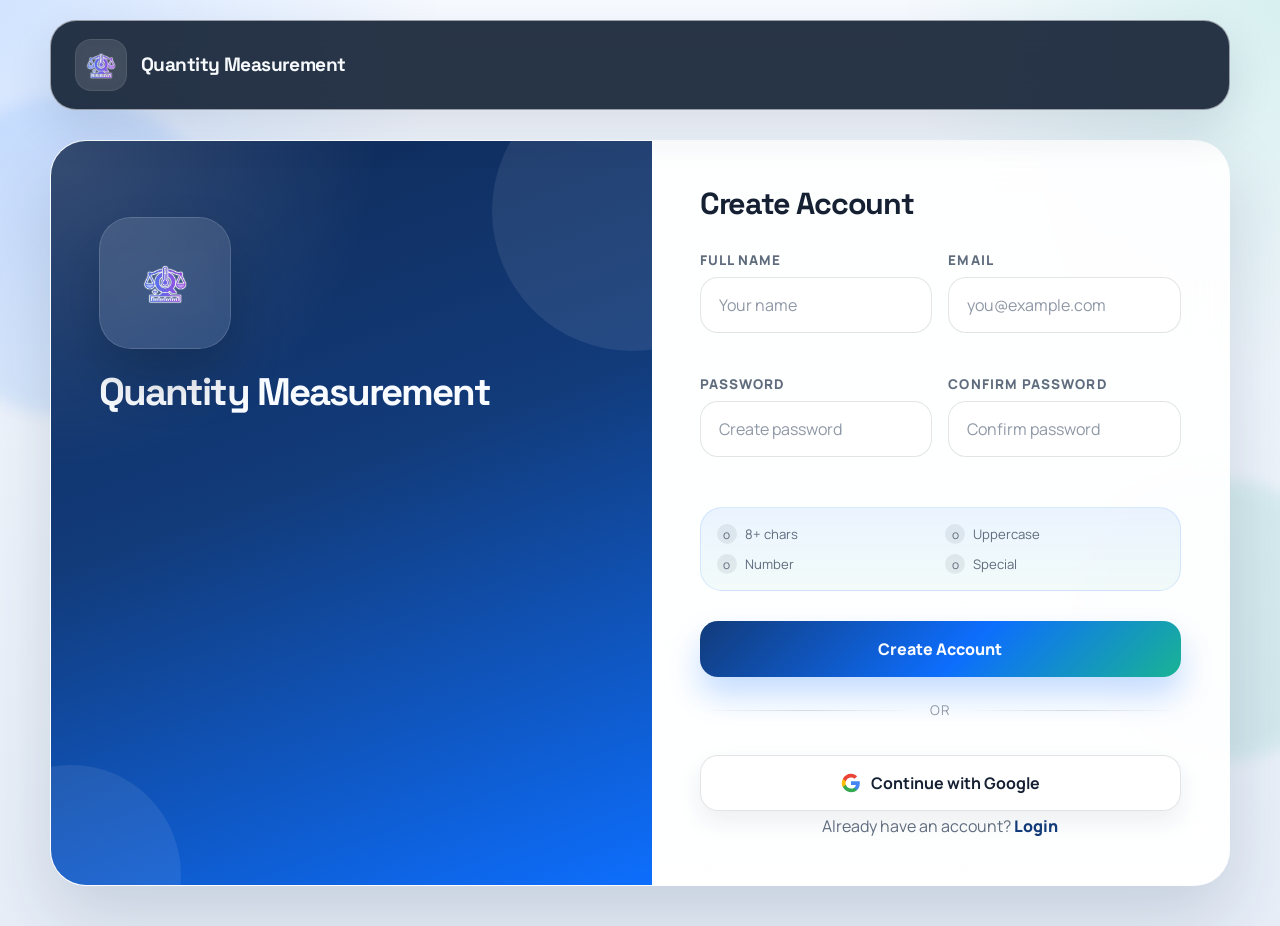
<file: pages/index.html>
<!DOCTYPE html>
<html lang="en">
<head>
    <meta charset="UTF-8">
    <meta name="viewport" content="width=device-width, initial-scale=1.0">
    <title>Quantity Measurement - Sign Up</title>
    <link rel="icon" type="image/png" href="../images/favicon.png">
    <link rel="preconnect" href="https://fonts.googleapis.com">
    <link rel="preconnect" href="https://fonts.gstatic.com" crossorigin>
    <link href="https://fonts.googleapis.com/css2?family=Manrope:wght@400;500;600;700;800&family=Space+Grotesk:wght@500;700&display=swap" rel="stylesheet">
    <link rel="stylesheet" href="../css/styles.css">
    <!-- Google OAuth Script -->
    <script src="https://accounts.google.com/gsi/client" async defer></script>
</head>
<body>
    <!-- Header -->
    <header class="header">
        <div class="header-brand">
            <img src="../images/favicon.png" alt="Logo" class="header-logo">
            <h1>Quantity Measurement</h1>
        </div>
    </header>

    <!-- Register Section -->
    <main class="auth-page">
        <div class="auth-wrapper">
            <!-- Left Side - Logo Branding (Desktop) -->
            <div class="auth-branding">
                <div class="branding-content logo-centered">
                    <img src="../images/logo-white.png" alt="Quantity Measurement Logo" class="auth-logo">
                    <h2 class="app-name">Quantity Measurement</h2>
                </div>
            </div>

            <!-- Right Side - Form -->
            <div class="auth-form-container">
                <div class="auth-form-header">
                    <h2>Create Account</h2>
                </div>

                <!-- Messages -->
                <div class="error-message" id="errorMessage"></div>
                <div class="success-message" id="successMessage"></div>

                <form class="auth-form" id="registerForm">
                    <div class="form-row-inline">
                        <div class="form-group">
                            <label for="fullName">Full Name</label>
                            <input type="text" id="fullName" placeholder="Your name" required>
                            <span class="field-error" id="nameError"></span>
                        </div>
                        <div class="form-group">
                            <label for="email">Email</label>
                            <input type="email" id="email" placeholder="you@example.com" required>
                            <span class="field-error" id="emailError"></span>
                        </div>
                    </div>

                    <div class="form-row-inline">
                        <div class="form-group">
                            <label for="password">Password</label>
                            <input type="password" id="password" placeholder="Create password" required>
                            <span class="field-error" id="passwordError"></span>
                        </div>
                        <div class="form-group">
                            <label for="confirmPassword">Confirm Password</label>
                            <input type="password" id="confirmPassword" placeholder="Confirm password" required>
                            <span class="field-error" id="confirmError"></span>
                        </div>
                    </div>

                    <div class="password-requirements" id="passwordRequirements">
                        <span class="requirement" id="reqLength"><span class="req-icon">o</span> 8+ chars</span>
                        <span class="requirement" id="reqUppercase"><span class="req-icon">o</span> Uppercase</span>
                        <span class="requirement" id="reqNumber"><span class="req-icon">o</span> Number</span>
                        <span class="requirement" id="reqSpecial"><span class="req-icon">o</span> Special</span>
                    </div>

                    <button type="submit" class="btn-auth">Create Account</button>
                </form>

                <!-- Divider -->
                <div class="auth-divider"><span>or</span></div>

                <!-- Google Signup Button -->
                <div id="googleButtonContainer"></div>
                <button type="button" class="btn-google" id="googleSignupBtn" style="display: none;">
                    <svg class="google-icon" viewBox="0 0 24 24" width="20" height="20">
                        <path fill="#4285F4" d="M22.56 12.25c0-.78-.07-1.53-.2-2.25H12v4.26h5.92c-.26 1.37-1.04 2.53-2.21 3.31v2.77h3.57c2.08-1.92 3.28-4.74 3.28-8.09z"/>
                        <path fill="#34A853" d="M12 23c2.97 0 5.46-.98 7.28-2.66l-3.57-2.77c-.98.66-2.23 1.06-3.71 1.06-2.86 0-5.29-1.93-6.16-4.53H2.18v2.84C3.99 20.53 7.7 23 12 23z"/>
                        <path fill="#FBBC05" d="M5.84 14.09c-.22-.66-.35-1.36-.35-2.09s.13-1.43.35-2.09V7.07H2.18C1.43 8.55 1 10.22 1 12s.43 3.45 1.18 4.93l2.85-2.22.81-.62z"/>
                        <path fill="#EA4335" d="M12 5.38c1.62 0 3.06.56 4.21 1.64l3.15-3.15C17.45 2.09 14.97 1 12 1 7.7 1 3.99 3.47 2.18 7.07l3.66 2.84c.87-2.6 3.3-4.53 6.16-4.53z"/>
                    </svg>
                    Continue with Google
                </button>

                <div class="auth-footer">
                    Already have an account? <a href="login.html">Login</a>
                </div>
            </div>
        </div>
    </main>

    <script>
        // ===========================================
        // CONFIGURATION
        // ===========================================

        const GOOGLE_CLIENT_ID = '796669911493-bbvjkhcm9a4slbv1nuekf448qkffhfb6.apps.googleusercontent.com';
        const API_BASE_URL = 'http://localhost:8080';

        // Check if already logged in
        const currentUser = JSON.parse(localStorage.getItem('currentUser'));
        if (currentUser) {
            window.location.href = 'app.html';
        }

        // ===========================================
        // HELPER FUNCTIONS
        // ===========================================

        function isValidEmail(email) {
            const emailRegex = /^[^\s@]+@[^\s@]+\.[^\s@]+$/;
            return emailRegex.test(email);
        }

        function showError(message) {
            errorMessage.textContent = message;
            errorMessage.classList.add('show');
        }

        function showSuccess(message) {
            successMessage.textContent = message;
            successMessage.classList.add('show');
        }

        // ===========================================
        // PASSWORD VALIDATION
        // ===========================================

        const passwordInput = document.getElementById('password');
        const reqLength = document.getElementById('reqLength');
        const reqUppercase = document.getElementById('reqUppercase');
        const reqNumber = document.getElementById('reqNumber');
        const reqSpecial = document.getElementById('reqSpecial');

        function checkPasswordRequirements(password) {
            const requirements = {
                length: password.length >= 8,
                uppercase: /[A-Z]/.test(password),
                number: /[0-9]/.test(password),
                special: /[!@#$%^&*(),.?":{}|<>]/.test(password)
            };

            updateRequirement(reqLength, requirements.length);
            updateRequirement(reqUppercase, requirements.uppercase);
            updateRequirement(reqNumber, requirements.number);
            updateRequirement(reqSpecial, requirements.special);

            return requirements.length && requirements.uppercase && requirements.number && requirements.special;
        }

        function updateRequirement(element, isValid) {
            if (isValid) {
                element.classList.add('valid');
                element.querySelector('.req-icon').textContent = 'OK';
            } else {
                element.classList.remove('valid');
                element.querySelector('.req-icon').textContent = 'o';
            }
        }

        passwordInput.addEventListener('input', function() {
            checkPasswordRequirements(this.value);
            document.getElementById('passwordError').textContent = '';
            document.getElementById('errorMessage').classList.remove('show');
        });

        // ===========================================
        // DOM ELEMENTS
        // ===========================================

        const registerForm = document.getElementById('registerForm');
        const errorMessage = document.getElementById('errorMessage');
        const successMessage = document.getElementById('successMessage');
        const googleSignupBtn = document.getElementById('googleSignupBtn');

        // Clear errors on input
        document.getElementById('fullName').addEventListener('input', () => {
            document.getElementById('nameError').textContent = '';
            errorMessage.classList.remove('show');
        });

        document.getElementById('email').addEventListener('input', () => {
            document.getElementById('emailError').textContent = '';
            errorMessage.classList.remove('show');
        });

        document.getElementById('confirmPassword').addEventListener('input', () => {
            document.getElementById('confirmError').textContent = '';
            errorMessage.classList.remove('show');
        });

        // ===========================================
        // NORMAL REGISTRATION
        // ===========================================

        registerForm.addEventListener('submit', function(e) {
            e.preventDefault();

            const fullName = document.getElementById('fullName').value.trim();
            const email = document.getElementById('email').value.trim();
            const password = document.getElementById('password').value;
            const confirmPassword = document.getElementById('confirmPassword').value;

            // Reset messages
            errorMessage.classList.remove('show');
            successMessage.classList.remove('show');
            document.getElementById('nameError').textContent = '';
            document.getElementById('emailError').textContent = '';
            document.getElementById('passwordError').textContent = '';
            document.getElementById('confirmError').textContent = '';

            let isValid = true;

            // Validate name
            if (!fullName) {
                document.getElementById('nameError').textContent = 'Required';
                isValid = false;
            }

            // Validate email
            if (!email) {
                isValid = false;
            } else if (!isValidEmail(email)) {
                document.getElementById('emailError').textContent = 'Invalid email';
                isValid = false;
            }

            // Validate password
            if (!password) {
                document.getElementById('passwordError').textContent = 'Required';
                isValid = false;
            } else if (!checkPasswordRequirements(password)) {
                document.getElementById('passwordError').textContent = 'Does not meet requirements';
                isValid = false;
            }

            // Validate confirm password
            if (!confirmPassword) {
                document.getElementById('confirmError').textContent = 'Required';
                isValid = false;
            } else if (password !== confirmPassword) {
                document.getElementById('confirmError').textContent = 'Passwords do not match';
                isValid = false;
            }

            if (!isValid) return;

            // Show loading state
            const submitBtn = registerForm.querySelector('button[type="submit"]');
            const originalText = submitBtn.textContent;
            submitBtn.textContent = 'Creating Account...';
            submitBtn.disabled = true;

            // Call backend API for registration
            fetch(`${API_BASE_URL}/api/v1/auth/register`, {
                method: 'POST',
                headers: { 'Content-Type': 'application/json' },
                body: JSON.stringify({ fullName, email, password })
            })
            .then(res => {
                if (!res.ok) {
                    return res.json().then(data => {
                        throw new Error(data.message || 'Registration failed');
                    });
                }
                return res.json();
            })
            .then(data => {
                submitBtn.textContent = originalText;
                submitBtn.disabled = false;

                if (data.token) {
                    localStorage.setItem('currentUser', JSON.stringify(data.user));
                    localStorage.setItem('token', data.token);
                    showSuccess('Account created! Redirecting...');
                    setTimeout(() => {
                        window.location.href = 'app.html';
                    }, 1000);
                } else {
                    showError(data.message || 'Registration failed');
                }
            })
            .catch(err => {
                submitBtn.textContent = originalText;
                submitBtn.disabled = false;
                console.error('Registration error:', err);

                if (err.message.includes('Failed to fetch')) {
                    showError('Cannot connect to server. Is backend running on localhost:8080?');
                } else {
                    showError(err.message || 'Server error. Please try again.');
                }
            });
        });

        // ===========================================
        // GOOGLE SIGNUP
        // ===========================================

        window.onload = function() {
            if (typeof google !== 'undefined') {
                google.accounts.id.initialize({
                    client_id: GOOGLE_CLIENT_ID,
                    callback: handleGoogleResponse
                });

                // Render Google's official button
                google.accounts.id.renderButton(
                    document.getElementById('googleButtonContainer'),
                    {
                        type: 'standard',
                        theme: 'outline',
                        size: 'large',
                        text: 'continue_with',
                        shape: 'rectangular',
                        width: '100%'
                    }
                );
                console.log('Google Sign-Up button rendered');
            } else {
                console.warn('Google API not loaded');
                document.getElementById('googleSignupBtn').style.display = 'flex';
            }
        };

        // Handle Google response - send to backend
        function handleGoogleResponse(response) {
            const idToken = response.credential;
            console.log('Google token received, sending to backend...');

            // Send token to backend API
            fetch(`${API_BASE_URL}/api/v1/auth/google-login`, {
                method: 'POST',
                headers: { 'Content-Type': 'application/json' },
                body: JSON.stringify({ token: idToken })
            })
            .then(res => {
                console.log('Backend response status:', res.status);
                if (!res.ok) {
                    return res.text().then(text => {
                        throw new Error(`Backend error ${res.status}: ${text}`);
                    });
                }
                return res.json();
            })
            .then(data => {
                console.log('Backend response:', data);
                if (data.token) {
                    localStorage.setItem('currentUser', JSON.stringify(data.user || parseJwt(idToken)));
                    localStorage.setItem('token', data.token);
                    showSuccess('Account created! Redirecting...');
                    setTimeout(() => {
                        window.location.href = 'app.html';
                    }, 1000);
                } else {
                    showError(data.message || 'Google signup failed');
                }
            })
            .catch(err => {
                console.error('Google signup error:', err);
                if (err.message.includes('Failed to fetch')) {
                    showError('Cannot connect to backend. Is it running?');
                } else {
                    showError(err.message || 'Server error. Please try again.');
                }
            });
        }

        // Decode JWT token
        function parseJwt(token) {
            try {
                const base64Url = token.split('.')[1];
                const base64 = base64Url.replace(/-/g, '+').replace(/_/g, '/');
                return JSON.parse(decodeURIComponent(
                    atob(base64).split('').map(c =>
                        '%' + ('00' + c.charCodeAt(0).toString(16)).slice(-2)
                    ).join('')
                ));
            } catch (e) {
                return null;
            }
        }
    </script>
</body>
</html>
</file>
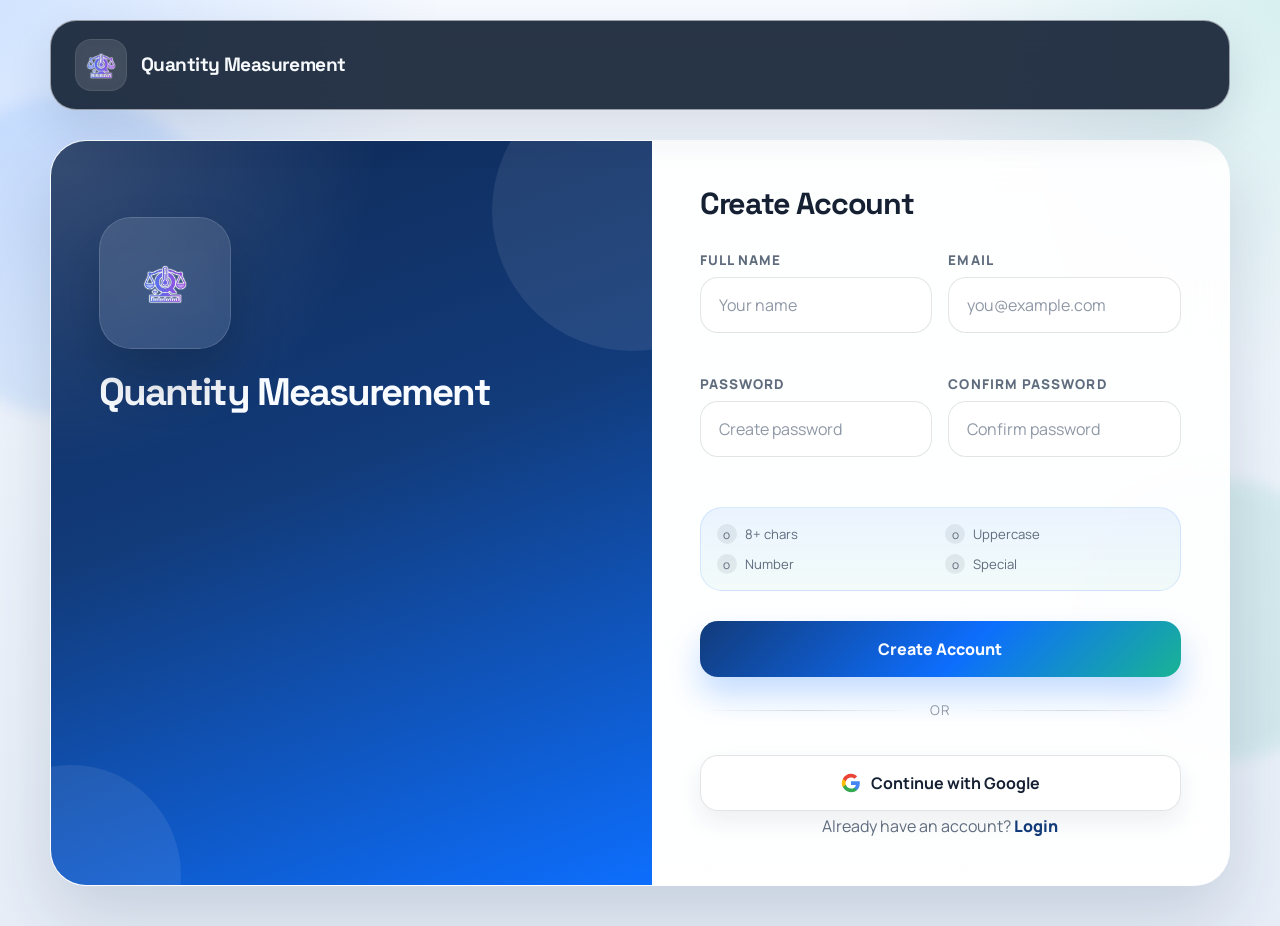
<file: pages/app.html>
<!DOCTYPE html>
<html lang="en">
<head>
    <meta charset="UTF-8">
    <meta name="viewport" content="width=device-width, initial-scale=1.0">
    <title>Quantity Measurement</title>
    <link rel="icon" type="image/png" href="../images/favicon.png">
    <link rel="preconnect" href="https://fonts.googleapis.com">
    <link rel="preconnect" href="https://fonts.gstatic.com" crossorigin>
    <link href="https://fonts.googleapis.com/css2?family=Manrope:wght@400;500;600;700;800&family=Space+Grotesk:wght@500;700&display=swap" rel="stylesheet">
    <link rel="stylesheet" href="../css/styles.css">
</head>
<body>
    <script>
        const currentUser = JSON.parse(localStorage.getItem('currentUser'));
        if (!currentUser) {
            window.location.href = 'index.html';
        }
    </script>

    <header class="header">
        <div class="header-brand">
            <img src="../images/favicon.png" alt="Logo" class="header-logo">
            <h1>
                <span class="full-title">Quantity Measurement</span>
                <span class="short-title">QM App</span>
            </h1>
        </div>
        <nav class="nav" id="authNav">
            <span class="nav-user" id="userName">User</span>
            <a href="#" class="nav-link" onclick="logout()">
                <span class="logout-text">Logout</span>
                <span class="logout-icon">Exit</span>
            </a>
        </nav>
    </header>

    <main class="main-content">
        <section class="dashboard-hero">
            <div class="hero-grid">
                <div class="hero-content">
                    <h2>Quantity Measurement</h2>
                </div>
            </div>
        </section>

        <div class="workspace-grid">
            <div class="workspace-main">
                <section class="section">
                    <div class="section-header">
                        <div>
                            <h2 class="section-title">Choose Type</h2>
                        </div>
                    </div>

                    <div class="type-cards">
                        <div class="type-card" data-type="Length">
                            <div class="type-card-head">
                                <span class="type-icon">LEN</span>
                            </div>
                            <span class="type-label">Length</span>
                        </div>
                        <div class="type-card" data-type="Weight">
                            <div class="type-card-head">
                                <span class="type-icon">WGT</span>
                            </div>
                            <span class="type-label">Weight</span>
                        </div>
                        <div class="type-card" data-type="Temperature">
                            <div class="type-card-head">
                                <span class="type-icon">TMP</span>
                            </div>
                            <span class="type-label">Temperature</span>
                        </div>
                        <div class="type-card" data-type="Volume">
                            <div class="type-card-head">
                                <span class="type-icon">VOL</span>
                            </div>
                            <span class="type-label">Volume</span>
                        </div>
                    </div>
                </section>

                <section class="section">
                    <div class="section-header">
                        <div>
                            <h2 class="section-title">Choose Action</h2>
                        </div>
                    </div>

                    <div class="action-tabs">
                        <button class="action-tab" data-action="comparison">Comparison</button>
                        <button class="action-tab active" data-action="conversion">Conversion</button>
                        <button class="action-tab" data-action="arithmetic">Arithmetic</button>
                    </div>
                </section>

                <section class="section input-section" id="conversionSection">
                    <div class="section-header">
                        <div>
                            <h2 class="section-title">Conversion</h2>
                        </div>
                    </div>

                    <div class="input-row">
                        <div class="input-box">
                            <label class="input-label">From</label>
                            <input type="number" class="value-input" id="fromValue" placeholder="Enter value" step="any">
                            <select class="unit-select" id="fromUnit" disabled>
                                <option value="">Select Unit</option>
                            </select>
                        </div>
                        <div class="input-box">
                            <label class="input-label">To</label>
                            <input type="number" class="value-input" id="toValue" placeholder="Result" readonly>
                            <select class="unit-select" id="toUnit" disabled>
                                <option value="">Select Unit</option>
                            </select>
                        </div>
                    </div>
                    <button class="convert-btn" id="convertBtn">Convert</button>
                </section>

                <section class="section input-section hidden" id="comparisonSection">
                    <div class="section-header">
                        <div>
                            <h2 class="section-title">Comparison</h2>
                        </div>
                    </div>

                    <div class="input-row">
                        <div class="input-box">
                            <label class="input-label">Value 1</label>
                            <input type="number" class="value-input" id="compareValue1" placeholder="Enter value" step="any">
                            <select class="unit-select" id="compareUnit1" disabled>
                                <option value="">Select Unit</option>
                            </select>
                        </div>
                        <div class="input-box">
                            <label class="input-label">Value 2</label>
                            <input type="number" class="value-input" id="compareValue2" placeholder="Enter value" step="any">
                            <select class="unit-select" id="compareUnit2" disabled>
                                <option value="">Select Unit</option>
                            </select>
                        </div>
                    </div>
                    <button class="convert-btn" id="compareBtn">Compare</button>
                    <div class="result-row" id="comparisonResult" style="display: none;">
                        <div class="result-box">
                            <span class="result-value" id="compareResultText">-</span>
                        </div>
                    </div>
                </section>

                <section class="section input-section hidden" id="arithmeticSection">
                    <div class="section-header">
                        <div>
                            <h2 class="section-title">Arithmetic</h2>
                        </div>
                    </div>

                    <div class="input-row arithmetic-row">
                        <div class="input-box">
                            <label class="input-label">Value 1</label>
                            <input type="number" class="value-input" id="value1" placeholder="0" step="any">
                            <select class="unit-select" id="unit1" disabled>
                                <option value="">Select Unit</option>
                            </select>
                        </div>
                        <div class="operator-box">
                            <select class="operator-select" id="operator">
                                <option value="add">+</option>
                                <option value="subtract">-</option>
                                <option value="divide">/</option>
                            </select>
                        </div>
                        <div class="input-box">
                            <label class="input-label">Value 2</label>
                            <input type="number" class="value-input" id="value2" placeholder="0" step="any">
                            <select class="unit-select" id="unit2" disabled>
                                <option value="">Select Unit</option>
                            </select>
                        </div>
                    </div>
                    <button class="convert-btn" id="arithmeticBtn">Calculate</button>

                    <div class="result-row" id="arithmeticResult">
                        <div class="result-box">
                            <label class="input-label">Result</label>
                            <span class="result-value" id="resultValue">0</span>
                            <select class="unit-select" id="resultUnit" disabled>
                                <option value="">Unit</option>
                            </select>
                        </div>
                    </div>
                </section>
            </div>

        </div>
    </main>

    <script src="../js/script.js"></script>
</body>
</html>
</file>
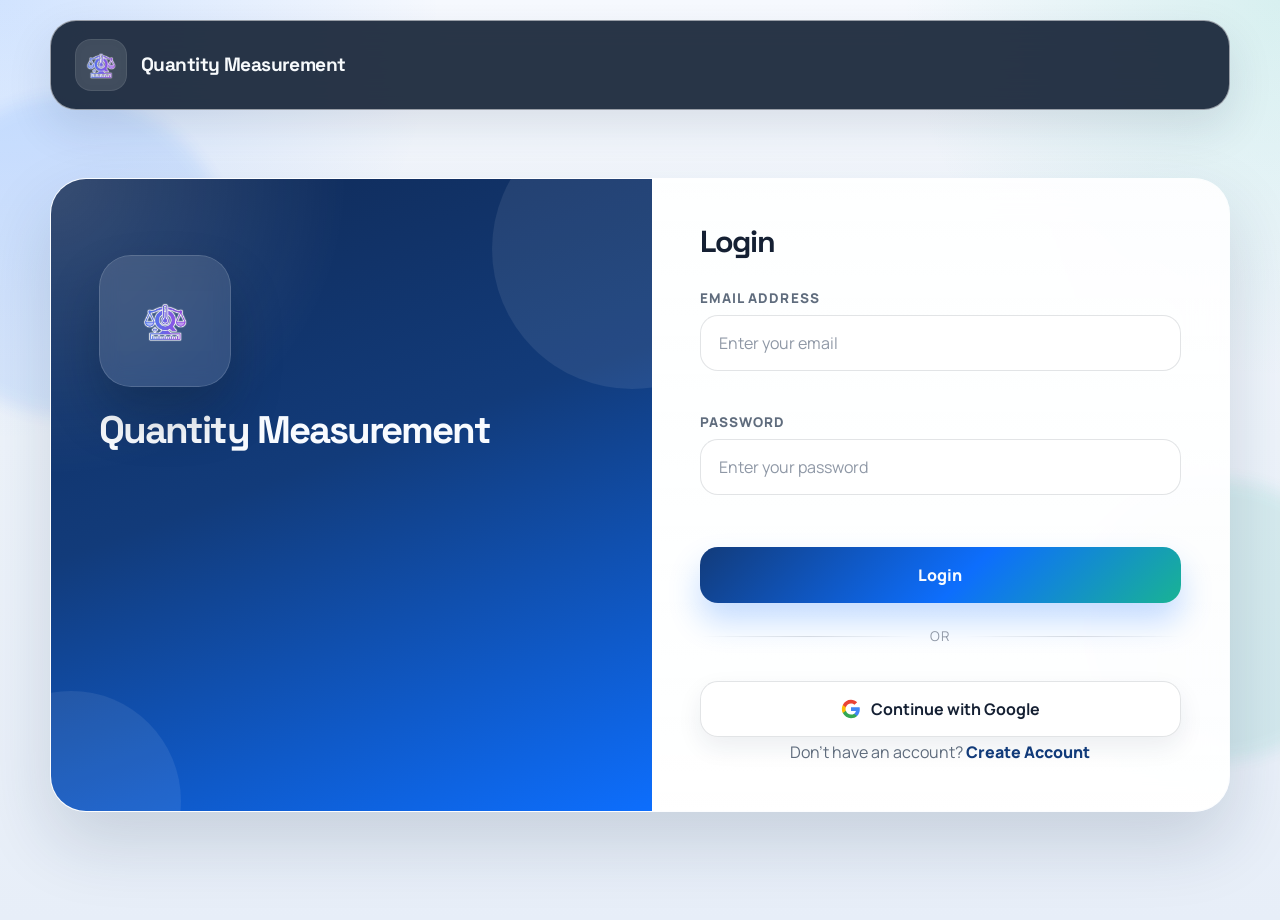
<file: pages/login.html>
<!DOCTYPE html>
<html lang="en">
<head>
    <meta charset="UTF-8">
    <meta name="viewport" content="width=device-width, initial-scale=1.0">
    <title>Quantity Measurement - Login</title>
    <link rel="icon" type="image/png" href="../images/favicon.png">
    <link rel="preconnect" href="https://fonts.googleapis.com">
    <link rel="preconnect" href="https://fonts.gstatic.com" crossorigin>
    <link href="https://fonts.googleapis.com/css2?family=Manrope:wght@400;500;600;700;800&family=Space+Grotesk:wght@500;700&display=swap" rel="stylesheet">
    <link rel="stylesheet" href="../css/styles.css">
    <script src="https://accounts.google.com/gsi/client" async defer></script>
</head>
<body>
    <header class="header">
        <div class="header-brand">
            <img src="../images/favicon.png" alt="Logo" class="header-logo">
            <h1>Quantity Measurement</h1>
        </div>
    </header>

    <main class="auth-page">
        <div class="auth-wrapper">
            <section class="auth-branding">
                <div class="branding-content logo-centered">
                    <img src="../images/logo-white.png" alt="Quantity Measurement Logo" class="auth-logo">
                    <h2 class="app-name">Quantity Measurement</h2>
                </div>
            </section>

            <section class="auth-form-container">
                <div class="auth-form-header">
                    <h2>Login</h2>
                </div>

                <div class="error-message" id="errorMessage"></div>
                <div class="success-message" id="successMessage"></div>

                <form class="auth-form" id="loginForm">
                    <div class="form-group">
                        <label for="email">Email Address</label>
                        <input type="email" id="email" placeholder="Enter your email" required>
                        <span class="field-error" id="emailError"></span>
                    </div>

                    <div class="form-group">
                        <label for="password">Password</label>
                        <input type="password" id="password" placeholder="Enter your password" required>
                        <span class="field-error" id="passwordError"></span>
                    </div>

                    <button type="submit" class="btn-auth">Login</button>
                </form>

                <div class="auth-divider"><span>or</span></div>

                <div id="googleButtonContainer"></div>
                <button type="button" class="btn-google" id="googleLoginBtn" style="display: none;">
                    <svg class="google-icon" viewBox="0 0 24 24" width="20" height="20" aria-hidden="true">
                        <path fill="#4285F4" d="M22.56 12.25c0-.78-.07-1.53-.2-2.25H12v4.26h5.92c-.26 1.37-1.04 2.53-2.21 3.31v2.77h3.57c2.08-1.92 3.28-4.74 3.28-8.09z"/>
                        <path fill="#34A853" d="M12 23c2.97 0 5.46-.98 7.28-2.66l-3.57-2.77c-.98.66-2.23 1.06-3.71 1.06-2.86 0-5.29-1.93-6.16-4.53H2.18v2.84C3.99 20.53 7.7 23 12 23z"/>
                        <path fill="#FBBC05" d="M5.84 14.09c-.22-.66-.35-1.36-.35-2.09s.13-1.43.35-2.09V7.07H2.18C1.43 8.55 1 10.22 1 12s.43 3.45 1.18 4.93l2.85-2.22.81-.62z"/>
                        <path fill="#EA4335" d="M12 5.38c1.62 0 3.06.56 4.21 1.64l3.15-3.15C17.45 2.09 14.97 1 12 1 7.7 1 3.99 3.47 2.18 7.07l3.66 2.84c.87-2.6 3.3-4.53 6.16-4.53z"/>
                    </svg>
                    Continue with Google
                </button>

                <div class="auth-footer">
                    Don't have an account? <a href="index.html">Create Account</a>
                </div>
            </section>
        </div>
    </main>

    <script>
        const GOOGLE_CLIENT_ID = '796669911493-bbvjkhcm9a4slbv1nuekf448qkffhfb6.apps.googleusercontent.com';
        const API_BASE_URL = 'http://localhost:8080';

        const currentUser = JSON.parse(localStorage.getItem('currentUser'));
        if (currentUser) {
            window.location.href = 'app.html';
        }

        const loginForm = document.getElementById('loginForm');
        const errorMessage = document.getElementById('errorMessage');
        const successMessage = document.getElementById('successMessage');
        const emailError = document.getElementById('emailError');
        const passwordError = document.getElementById('passwordError');

        function isValidEmail(email) {
            return /^[^\s@]+@[^\s@]+\.[^\s@]+$/.test(email);
        }

        function showError(message) {
            errorMessage.textContent = message;
            errorMessage.classList.add('show');
        }

        function showSuccess(message) {
            successMessage.textContent = message;
            successMessage.classList.add('show');
        }

        function loginSuccess(user, token) {
            localStorage.setItem('currentUser', JSON.stringify(user));
            if (token) localStorage.setItem('token', token);

            showSuccess('Login successful! Redirecting...');
            setTimeout(() => {
                window.location.href = 'app.html';
            }, 1000);
        }

        document.getElementById('email').addEventListener('input', () => {
            emailError.textContent = '';
            errorMessage.classList.remove('show');
        });

        document.getElementById('password').addEventListener('input', () => {
            passwordError.textContent = '';
            errorMessage.classList.remove('show');
        });

        loginForm.addEventListener('submit', function(e) {
            e.preventDefault();

            const email = document.getElementById('email').value.trim();
            const password = document.getElementById('password').value;

            errorMessage.classList.remove('show');
            successMessage.classList.remove('show');
            emailError.textContent = '';
            passwordError.textContent = '';

            let isValid = true;
            if (!email) {
                emailError.textContent = 'Email is required';
                isValid = false;
            } else if (!isValidEmail(email)) {
                emailError.textContent = 'Please enter a valid email';
                isValid = false;
            }
            if (!password) {
                passwordError.textContent = 'Password is required';
                isValid = false;
            }
            if (!isValid) return;

            const submitBtn = loginForm.querySelector('button[type="submit"]');
            const originalText = submitBtn.textContent;
            submitBtn.textContent = 'Logging in...';
            submitBtn.disabled = true;

            fetch(`${API_BASE_URL}/api/v1/auth/login`, {
                method: 'POST',
                headers: { 'Content-Type': 'application/json' },
                body: JSON.stringify({ email, password })
            })
            .then(res => {
                if (!res.ok) {
                    return res.text().then(text => {
                        try {
                            return JSON.parse(text);
                        } catch {
                            throw new Error(`Server returned ${res.status}: ${text || res.statusText}`);
                        }
                    });
                }
                return res.json();
            })
            .then(data => {
                submitBtn.textContent = originalText;
                submitBtn.disabled = false;

                if (data.token) {
                    loginSuccess(data.user || { email }, data.token);
                } else {
                    showError(data.message || data.error || 'Invalid email or password');
                }
            })
            .catch(err => {
                submitBtn.textContent = originalText;
                submitBtn.disabled = false;
                console.error('Login error:', err);

                if (err.message.includes('Failed to fetch')) {
                    showError('Cannot connect to server. Is backend running on localhost:8080?');
                } else {
                    showError(err.message || 'Server error. Please try again.');
                }
            });
        });

        const isGoogleConfigured = GOOGLE_CLIENT_ID &&
            !GOOGLE_CLIENT_ID.includes('YOUR_GOOGLE_CLIENT_ID');

        window.onload = function() {
            if (!isGoogleConfigured) {
                console.warn('Google Client ID not configured.');
                return;
            }

            if (typeof google !== 'undefined') {
                google.accounts.id.initialize({
                    client_id: GOOGLE_CLIENT_ID,
                    callback: handleGoogleResponse
                });

                google.accounts.id.renderButton(
                    document.getElementById('googleButtonContainer'),
                    {
                        type: 'standard',
                        theme: 'outline',
                        size: 'large',
                        text: 'continue_with',
                        shape: 'rectangular',
                        width: '100%'
                    }
                );
                console.log('Google Sign-In button rendered');
            } else {
                console.warn('Google API not loaded yet');
                document.getElementById('googleLoginBtn').style.display = 'flex';
            }
        };

        function handleGoogleResponse(response) {
            const idToken = response.credential;
            console.log('Google token received, sending to backend...');

            fetch(`${API_BASE_URL}/api/v1/auth/google-login`, {
                method: 'POST',
                headers: { 'Content-Type': 'application/json' },
                body: JSON.stringify({ token: idToken })
            })
            .then(res => {
                console.log('Backend response status:', res.status);
                if (!res.ok) {
                    return res.text().then(text => {
                        console.error('Backend error response:', text);
                        throw new Error(`Backend error ${res.status}: ${text || res.statusText}`);
                    });
                }
                return res.json();
            })
            .then(data => {
                console.log('Backend response data:', data);
                if (data.token) {
                    loginSuccess(data.user || parseJwt(idToken), data.token);
                } else {
                    showError(data.message || data.error || 'Google login failed');
                }
            })
            .catch(err => {
                console.error('Google login error:', err);
                if (err.message.includes('Failed to fetch')) {
                    showError('Cannot connect to backend. Is it running on localhost:8080?');
                } else {
                    showError(err.message || 'Server error. Please try again.');
                }
            });
        }

        function parseJwt(token) {
            try {
                const base64Url = token.split('.')[1];
                const base64 = base64Url.replace(/-/g, '+').replace(/_/g, '/');
                return JSON.parse(decodeURIComponent(
                    atob(base64).split('').map(c =>
                        '%' + ('00' + c.charCodeAt(0).toString(16)).slice(-2)
                    ).join('')
                ));
            } catch (e) {
                return null;
            }
        }

        if (window.location.hash) {
            const params = new URLSearchParams(window.location.hash.substring(1));
            const accessToken = params.get('access_token');

            if (accessToken) {
                fetch('https://www.googleapis.com/oauth2/v3/userinfo', {
                    headers: { 'Authorization': `Bearer ${accessToken}` }
                })
                .then(res => res.json())
                .then(userInfo => {
                    loginSuccess(userInfo, accessToken);
                })
                .catch(() => showError('Failed to get user info'));
            }
        }
    </script>
</body>
</html>
</file>
<file: css/styles.css>
/* ========================================
   QUANTITY MEASUREMENT APP
   Premium responsive frontend redesign
   ======================================== */

:root {
    --bg: #eef3fb;
    --bg-soft: #f8fbff;
    --surface: rgba(255, 255, 255, 0.72);
    --surface-strong: #ffffff;
    --surface-dark: #122033;
    --text: #152033;
    --text-soft: #5f6c7d;
    --text-faint: #8f98a6;
    --line: rgba(21, 32, 51, 0.1);
    --line-strong: rgba(21, 32, 51, 0.18);
    --brand: #0d6efd;
    --brand-deep: #123b7a;
    --accent: #19b394;
    --accent-soft: #daf8ef;
    --success: #1f9d63;
    --danger: #d14545;
    --warning: #cc7a00;
    --shadow-lg: 0 30px 70px rgba(20, 44, 73, 0.16);
    --shadow-md: 0 18px 45px rgba(20, 44, 73, 0.12);
    --shadow-sm: 0 10px 24px rgba(20, 44, 73, 0.08);
    --radius-xl: 32px;
    --radius-lg: 24px;
    --radius-md: 18px;
    --radius-sm: 14px;
    --radius-xs: 10px;
}

* {
    box-sizing: border-box;
    margin: 0;
    padding: 0;
}

html {
    scroll-behavior: smooth;
}

body {
    min-height: 100vh;
    font-family: 'Manrope', sans-serif;
    color: var(--text);
    background:
        radial-gradient(circle at top left, rgba(13, 110, 253, 0.16), transparent 28%),
        radial-gradient(circle at top right, rgba(25, 179, 148, 0.14), transparent 24%),
        linear-gradient(180deg, #f7faff 0%, #eef4fb 48%, #e7eef8 100%);
}

body::before,
body::after {
    content: "";
    position: fixed;
    inset: auto;
    z-index: -1;
    border-radius: 999px;
    filter: blur(8px);
    opacity: 0.75;
    pointer-events: none;
}

body::before {
    width: 320px;
    height: 320px;
    top: 96px;
    left: -90px;
    background: rgba(13, 110, 253, 0.12);
}

body::after {
    width: 280px;
    height: 280px;
    right: -80px;
    bottom: 140px;
    background: rgba(25, 179, 148, 0.14);
}

a {
    color: inherit;
}

button,
input,
select {
    font: inherit;
}

/* ========================================
   SHELL
   ======================================== */

.page-shell {
    width: min(1180px, calc(100% - 32px));
    margin: 0 auto;
}

.header {
    width: min(1180px, calc(100% - 32px));
    margin: 20px auto 0;
    padding: 18px 24px;
    display: flex;
    align-items: center;
    justify-content: space-between;
    gap: 18px;
    border: 1px solid rgba(255, 255, 255, 0.52);
    border-radius: 26px;
    background: rgba(18, 32, 51, 0.9);
    box-shadow: var(--shadow-md);
    backdrop-filter: blur(18px);
    position: sticky;
    top: 12px;
    z-index: 30;
}

.header-brand {
    display: flex;
    align-items: center;
    gap: 14px;
    min-width: 0;
}

.header-logo {
    width: 52px;
    height: 52px;
    object-fit: cover;
    border-radius: 16px;
    background: rgba(255, 255, 255, 0.12);
    padding: 6px;
    box-shadow: inset 0 0 0 1px rgba(255, 255, 255, 0.08);
}

.header h1 {
    color: #f7fafc;
    font-family: 'Space Grotesk', sans-serif;
    font-size: 1.2rem;
    line-height: 1.1;
    font-weight: 700;
    letter-spacing: -0.03em;
}

.brand-subtitle {
    margin-top: 4px;
    color: rgba(247, 250, 252, 0.7);
    font-size: 0.82rem;
    letter-spacing: 0.08em;
    text-transform: uppercase;
}

.nav {
    display: flex;
    align-items: center;
    gap: 10px;
}

.nav-user,
.nav-link {
    min-height: 44px;
    display: inline-flex;
    align-items: center;
    justify-content: center;
    padding: 0 18px;
    border-radius: 999px;
    border: 1px solid rgba(255, 255, 255, 0.14);
}

.nav-user {
    color: rgba(247, 250, 252, 0.88);
    background: rgba(255, 255, 255, 0.07);
    font-size: 0.92rem;
}

.nav-link {
    color: #0f1724;
    background: linear-gradient(135deg, #d8f3ff 0%, #ffffff 100%);
    text-decoration: none;
    font-size: 0.92rem;
    font-weight: 700;
    transition: transform 0.25s ease, box-shadow 0.25s ease;
    box-shadow: 0 10px 24px rgba(13, 110, 253, 0.2);
}

.nav-link:hover {
    transform: translateY(-2px);
}

/* ========================================
   AUTH PAGES
   ======================================== */

.auth-page {
    width: min(1180px, calc(100% - 32px));
    min-height: calc(100vh - 120px);
    margin: 0 auto;
    padding: 30px 0 40px;
    display: flex;
    align-items: center;
}

.auth-wrapper {
    width: 100%;
    display: grid;
    grid-template-columns: 1.02fr 0.98fr;
    border-radius: 36px;
    overflow: hidden;
    border: 1px solid rgba(255, 255, 255, 0.62);
    background: rgba(255, 255, 255, 0.64);
    box-shadow: var(--shadow-lg);
    backdrop-filter: blur(18px);
}

.auth-branding {
    position: relative;
    padding: 48px;
    background:
        radial-gradient(circle at top left, rgba(255, 255, 255, 0.16), transparent 34%),
        linear-gradient(160deg, #102a56 0%, #123b7a 45%, #0d6efd 100%);
    color: #f8fbff;
    overflow: hidden;
}

.auth-branding::before,
.auth-branding::after {
    content: "";
    position: absolute;
    border-radius: 999px;
    background: rgba(255, 255, 255, 0.08);
}

.auth-branding::before {
    width: 280px;
    height: 280px;
    right: -120px;
    top: -70px;
}

.auth-branding::after {
    width: 220px;
    height: 220px;
    left: -90px;
    bottom: -100px;
}

.branding-content {
    position: relative;
    z-index: 1;
    display: flex;
    flex-direction: column;
    height: 100%;
}

.logo-centered {
    align-items: flex-start;
}

.eyebrow {
    display: inline-flex;
    align-items: center;
    padding: 8px 14px;
    border-radius: 999px;
    background: rgba(255, 255, 255, 0.12);
    border: 1px solid rgba(255, 255, 255, 0.12);
    font-size: 0.76rem;
    font-weight: 700;
    letter-spacing: 0.12em;
    text-transform: uppercase;
}

.auth-logo {
    width: 132px;
    height: 132px;
    margin: 28px 0 24px;
    border-radius: 32px;
    object-fit: contain;
    padding: 18px;
    background: rgba(255, 255, 255, 0.12);
    box-shadow:
        inset 0 0 0 1px rgba(255, 255, 255, 0.14),
        0 28px 50px rgba(7, 20, 32, 0.28);
    backdrop-filter: blur(10px);
}

.app-name {
    font-family: 'Space Grotesk', sans-serif;
    font-size: clamp(2rem, 3vw, 3rem);
    line-height: 0.98;
    letter-spacing: -0.05em;
    margin-bottom: 18px;
}

.brand-lead {
    max-width: 420px;
    color: rgba(248, 251, 255, 0.82);
    font-size: 1rem;
    line-height: 1.7;
}

.branding-metrics {
    display: grid;
    grid-template-columns: repeat(3, minmax(0, 1fr));
    gap: 12px;
    margin: 30px 0;
}

.metric-card {
    padding: 18px 16px;
    border-radius: 22px;
    background: rgba(255, 255, 255, 0.1);
    border: 1px solid rgba(255, 255, 255, 0.12);
}

.metric-value {
    display: block;
    font-family: 'Space Grotesk', sans-serif;
    font-size: 1.3rem;
    font-weight: 700;
}

.metric-label {
    display: block;
    margin-top: 6px;
    font-size: 0.8rem;
    color: rgba(248, 251, 255, 0.74);
}

.branding-features {
    display: grid;
    gap: 12px;
    margin-top: auto;
}

.brand-feature {
    padding: 14px 16px;
    border-radius: 18px;
    background: rgba(255, 255, 255, 0.08);
    border: 1px solid rgba(255, 255, 255, 0.12);
    font-size: 0.95rem;
    line-height: 1.5;
}

.auth-form-container {
    padding: 48px;
    display: flex;
    flex-direction: column;
    justify-content: center;
    background: linear-gradient(180deg, rgba(255, 255, 255, 0.72), rgba(255, 255, 255, 0.9));
}

.auth-form-header {
    margin-bottom: 22px;
}

.auth-form-header h2 {
    font-family: 'Space Grotesk', sans-serif;
    font-size: clamp(1.9rem, 2vw, 2.4rem);
    line-height: 1;
    letter-spacing: -0.04em;
    margin-bottom: 10px;
}

.auth-form-header p {
    color: var(--text-soft);
    line-height: 1.6;
    max-width: 480px;
}

.auth-form {
    display: grid;
    gap: 8px;
}

.form-row-inline {
    display: grid;
    grid-template-columns: repeat(2, minmax(0, 1fr));
    gap: 16px;
}

.form-group {
    margin-bottom: 10px;
}

.form-group label {
    display: block;
    margin-bottom: 8px;
    font-size: 0.84rem;
    font-weight: 800;
    letter-spacing: 0.08em;
    text-transform: uppercase;
    color: var(--text-soft);
}

.auth-form .form-group input {
    width: 100%;
    min-height: 56px;
    padding: 0 18px;
    border: 1px solid rgba(21, 32, 51, 0.12);
    border-radius: 18px;
    background: rgba(255, 255, 255, 0.88);
    color: var(--text);
    box-shadow: inset 0 1px 0 rgba(255, 255, 255, 0.7);
    transition: border-color 0.25s ease, box-shadow 0.25s ease, transform 0.25s ease;
}

.auth-form .form-group input:focus {
    outline: none;
    border-color: rgba(15, 139, 141, 0.56);
    box-shadow: 0 0 0 4px rgba(15, 139, 141, 0.12);
}

.auth-form .form-group input::placeholder {
    color: var(--text-faint);
}

.field-error {
    display: block;
    min-height: 18px;
    margin-top: 6px;
    color: var(--danger);
    font-size: 0.78rem;
}

.password-requirements {
    display: grid;
    grid-template-columns: repeat(2, minmax(0, 1fr));
    gap: 10px;
    margin: 8px 0 12px;
    padding: 16px;
    border-radius: 22px;
    background: linear-gradient(180deg, rgba(13, 110, 253, 0.08), rgba(25, 179, 148, 0.05));
    border: 1px solid rgba(13, 110, 253, 0.12);
}

.requirement {
    display: inline-flex;
    align-items: center;
    gap: 8px;
    color: var(--text-soft);
    font-size: 0.82rem;
}

.requirement.valid {
    color: var(--success);
    font-weight: 700;
}

.req-icon {
    width: 20px;
    height: 20px;
    border-radius: 999px;
    display: inline-flex;
    align-items: center;
    justify-content: center;
    background: rgba(21, 32, 51, 0.08);
    font-size: 0.75rem;
}

.btn-auth,
.btn-google,
.convert-btn {
    min-height: 56px;
    border: none;
    border-radius: 18px;
    cursor: pointer;
    transition: transform 0.25s ease, box-shadow 0.25s ease, filter 0.25s ease;
}

.btn-auth,
.convert-btn {
    background: linear-gradient(135deg, var(--brand-deep) 0%, var(--brand) 55%, var(--accent) 100%);
    color: #f8fbff;
    font-weight: 800;
    box-shadow: 0 18px 32px rgba(13, 110, 253, 0.24);
}

.btn-auth:hover,
.convert-btn:hover {
    transform: translateY(-2px);
    box-shadow: 0 24px 38px rgba(13, 110, 253, 0.28);
}

.btn-auth:disabled,
.btn-google:disabled,
.convert-btn:disabled {
    opacity: 0.72;
    cursor: not-allowed;
    transform: none;
    box-shadow: none;
}

.btn-auth {
    width: 100%;
    margin-top: 10px;
}

.auth-divider {
    display: flex;
    align-items: center;
    gap: 14px;
    margin: 24px 0 18px;
    color: var(--text-faint);
    font-size: 0.84rem;
    text-transform: uppercase;
    letter-spacing: 0.14em;
}

.auth-divider::before,
.auth-divider::after {
    content: "";
    height: 1px;
    flex: 1;
    background: linear-gradient(90deg, transparent, rgba(21, 32, 51, 0.14), transparent);
}

.btn-google {
    width: 100%;
    padding: 0 18px;
    background: rgba(255, 255, 255, 0.9);
    border: 1px solid rgba(21, 32, 51, 0.12);
    color: var(--text);
    font-weight: 700;
    display: flex;
    align-items: center;
    justify-content: center;
    gap: 10px;
    box-shadow: var(--shadow-sm);
}

.btn-google:hover {
    transform: translateY(-2px);
}

#googleButtonContainer {
    width: 100%;
    display: flex;
    justify-content: center;
    margin-bottom: 18px;
}

#googleButtonContainer > div,
#googleButtonContainer iframe {
    width: 100% !important;
}

.auth-footer {
    margin-top: 4px;
    color: var(--text-soft);
    text-align: center;
}

.auth-footer a {
    color: var(--brand-deep);
    text-decoration: none;
    font-weight: 800;
}

.auth-footer a:hover {
    text-decoration: underline;
}

.error-message,
.success-message {
    display: none;
    padding: 14px 16px;
    margin-bottom: 18px;
    border-radius: 18px;
    font-size: 0.92rem;
    line-height: 1.5;
}

.error-message {
    color: #8b2020;
    background: #ffe5e3;
    border: 1px solid #f4b0aa;
}

.success-message {
    color: #13663f;
    background: #e2f7eb;
    border: 1px solid #9dd8b4;
}

.error-message.show,
.success-message.show {
    display: block;
}

/* ========================================
   APP PAGE
   ======================================== */

.main-content {
    width: min(1180px, calc(100% - 32px));
    margin: 0 auto;
    padding: 30px 0 56px;
}

.dashboard-hero {
    position: relative;
    overflow: hidden;
    padding: 34px;
    margin-bottom: 26px;
    border-radius: 34px;
    background:
        radial-gradient(circle at top right, rgba(255, 255, 255, 0.22), transparent 28%),
        linear-gradient(135deg, #0f2142 0%, #123b7a 55%, #0d6efd 100%);
    color: #f8fbff;
    box-shadow: var(--shadow-lg);
}

.dashboard-hero::after {
    content: "";
    position: absolute;
    inset: 0;
    background:
        linear-gradient(120deg, transparent 0%, rgba(255, 255, 255, 0.08) 45%, transparent 100%);
    pointer-events: none;
}

.hero-grid {
    position: relative;
    z-index: 1;
    display: grid;
    grid-template-columns: minmax(0, 1.2fr) minmax(320px, 0.8fr);
    gap: 24px;
    align-items: end;
}

.hero-content h2 {
    font-family: 'Space Grotesk', sans-serif;
    font-size: clamp(2.2rem, 4.2vw, 4rem);
    line-height: 0.95;
    letter-spacing: -0.05em;
    max-width: 680px;
    margin: 14px 0 16px;
}

.hero-content p {
    max-width: 620px;
    color: rgba(248, 251, 255, 0.8);
    line-height: 1.75;
}

.hero-badges {
    display: flex;
    flex-wrap: wrap;
    gap: 10px;
    margin-top: 24px;
}

.hero-badge {
    display: inline-flex;
    align-items: center;
    min-height: 42px;
    padding: 0 16px;
    border-radius: 999px;
    background: rgba(255, 255, 255, 0.12);
    border: 1px solid rgba(255, 255, 255, 0.12);
    color: rgba(248, 251, 255, 0.92);
    font-size: 0.9rem;
    font-weight: 700;
}

.hero-panel {
    padding: 22px;
    border-radius: 28px;
    background: rgba(255, 255, 255, 0.1);
    border: 1px solid rgba(255, 255, 255, 0.12);
    backdrop-filter: blur(12px);
}

.hero-panel-title {
    color: rgba(248, 251, 255, 0.78);
    font-size: 0.84rem;
    font-weight: 800;
    text-transform: uppercase;
    letter-spacing: 0.12em;
}

.hero-panel-list {
    display: grid;
    gap: 12px;
    margin-top: 18px;
}

.hero-panel-item {
    padding: 14px 16px;
    border-radius: 18px;
    background: rgba(10, 18, 29, 0.22);
}

.hero-panel-item strong {
    display: block;
    margin-bottom: 4px;
    font-size: 1rem;
}

.hero-panel-item span {
    color: rgba(248, 251, 255, 0.72);
    font-size: 0.9rem;
}

.workspace-grid {
    display: grid;
    grid-template-columns: 1fr;
    gap: 22px;
    align-items: start;
}

.workspace-main,
.workspace-side {
    display: grid;
    gap: 22px;
}

.section {
    padding: 28px;
    border-radius: 30px;
    background: rgba(255, 255, 255, 0.72);
    border: 1px solid rgba(255, 255, 255, 0.62);
    box-shadow: var(--shadow-sm);
    backdrop-filter: blur(16px);
}

.section-header {
    display: flex;
    align-items: flex-start;
    justify-content: space-between;
    gap: 18px;
    margin-bottom: 20px;
}

.section-title {
    font-family: 'Space Grotesk', sans-serif;
    font-size: 1.4rem;
    letter-spacing: -0.04em;
}

.section-copy {
    margin-top: 6px;
    color: var(--text-soft);
    line-height: 1.6;
}

.section-tag {
    display: inline-flex;
    align-items: center;
    padding: 10px 14px;
    border-radius: 999px;
    background: rgba(15, 139, 141, 0.08);
    color: var(--brand-deep);
    font-size: 0.78rem;
    font-weight: 800;
    text-transform: uppercase;
    letter-spacing: 0.1em;
    white-space: nowrap;
}

.type-cards {
    display: grid;
    grid-template-columns: repeat(4, minmax(0, 1fr));
    gap: 14px;
}

.type-card {
    padding: 18px 14px;
    border-radius: 24px;
    border: 1px solid rgba(21, 32, 51, 0.08);
    background: rgba(255, 255, 255, 0.78);
    box-shadow: inset 0 1px 0 rgba(255, 255, 255, 0.8);
    cursor: pointer;
    transition: transform 0.25s ease, box-shadow 0.25s ease, border-color 0.25s ease;
}

.type-card:hover {
    transform: translateY(-3px);
    box-shadow: var(--shadow-sm);
    border-color: rgba(15, 139, 141, 0.24);
}

.type-card.active {
    border-color: rgba(15, 139, 141, 0.3);
    background: linear-gradient(180deg, rgba(15, 139, 141, 0.12), rgba(255, 255, 255, 0.95));
    box-shadow: 0 18px 30px rgba(15, 139, 141, 0.14);
}

.type-card-head {
    display: flex;
    align-items: center;
    justify-content: space-between;
    gap: 10px;
    margin-bottom: 16px;
}

.type-icon {
    width: 46px;
    height: 46px;
    display: inline-flex;
    align-items: center;
    justify-content: center;
    border-radius: 16px;
    background: rgba(15, 139, 141, 0.1);
    color: var(--brand-deep);
    font-family: 'Space Grotesk', sans-serif;
    font-size: 0.95rem;
    font-weight: 800;
    letter-spacing: 0.06em;
}

.type-index {
    color: var(--text-faint);
    font-size: 0.8rem;
    font-weight: 800;
}

.type-label {
    display: block;
    font-size: 1rem;
    font-weight: 800;
}

.type-description {
    display: block;
    margin-top: 6px;
    color: var(--text-soft);
    font-size: 0.84rem;
    line-height: 1.5;
}

.action-tabs {
    display: grid;
    grid-template-columns: repeat(3, minmax(0, 1fr));
    gap: 12px;
}

.action-tab {
    min-height: 66px;
    padding: 16px 18px;
    border-radius: 22px;
    border: 1px solid rgba(21, 32, 51, 0.09);
    background: rgba(255, 255, 255, 0.82);
    color: var(--text-soft);
    font-size: 0.96rem;
    font-weight: 800;
    letter-spacing: 0.01em;
    cursor: pointer;
    transition: transform 0.25s ease, box-shadow 0.25s ease, color 0.25s ease, border-color 0.25s ease;
}

.action-tab:hover {
    transform: translateY(-2px);
    border-color: rgba(15, 139, 141, 0.2);
}

.action-tab.active {
    color: #f8fbff;
    background: linear-gradient(135deg, var(--brand-deep) 0%, var(--brand) 100%);
    box-shadow: 0 18px 30px rgba(15, 139, 141, 0.22);
    border-color: transparent;
}

.input-section {
    display: grid;
    gap: 20px;
}

.input-row {
    display: grid;
    grid-template-columns: repeat(2, minmax(0, 1fr));
    gap: 18px;
}

.input-row.arithmetic-row {
    grid-template-columns: minmax(0, 1fr) auto minmax(0, 1fr);
    align-items: center;
}

.input-box,
.result-box {
    display: flex;
    flex-direction: column;
    gap: 10px;
    padding: 20px;
    border-radius: 24px;
    background: rgba(251, 248, 243, 0.9);
    border: 1px solid rgba(21, 32, 51, 0.08);
}

.input-label {
    color: var(--text-soft);
    font-size: 0.78rem;
    font-weight: 800;
    text-transform: uppercase;
    letter-spacing: 0.12em;
}

.value-input,
.unit-select,
.operator-select {
    width: 100%;
    min-height: 56px;
    border: 1px solid rgba(21, 32, 51, 0.12);
    border-radius: 18px;
    padding: 0 18px;
    background: #ffffff;
    color: var(--text);
    transition: border-color 0.25s ease, box-shadow 0.25s ease;
}

.value-input {
    font-family: 'Space Grotesk', sans-serif;
    font-size: clamp(1.35rem, 2vw, 1.9rem);
    font-weight: 700;
    -moz-appearance: textfield;
}

.value-input::-webkit-outer-spin-button,
.value-input::-webkit-inner-spin-button {
    -webkit-appearance: none;
    margin: 0;
}

.unit-select,
.operator-select {
    appearance: none;
    -webkit-appearance: none;
    background-image: url("data:image/svg+xml,%3Csvg xmlns='http://www.w3.org/2000/svg' width='18' height='18' viewBox='0 0 24 24' fill='none' stroke='%235f6c7d' stroke-width='2' stroke-linecap='round' stroke-linejoin='round'%3E%3Cpath d='m6 9 6 6 6-6'/%3E%3C/svg%3E");
    background-repeat: no-repeat;
    background-position: right 16px center;
    padding-right: 46px;
}

.value-input:focus,
.unit-select:focus,
.operator-select:focus {
    outline: none;
    border-color: rgba(15, 139, 141, 0.56);
    box-shadow: 0 0 0 4px rgba(15, 139, 141, 0.1);
}

.value-input::placeholder {
    color: #aeb7c2;
}

.value-input[readonly] {
    background: #f7fcfa;
    color: var(--success);
}

.unit-select:disabled {
    background-color: #f3f5f7;
    color: var(--text-faint);
    cursor: not-allowed;
}

.operator-box {
    display: flex;
    align-items: center;
    justify-content: center;
}

.operator-select {
    width: 88px;
    min-width: 88px;
    height: 88px;
    min-height: 88px;
    padding: 0;
    border-radius: 50%;
    text-align: center;
    font-family: 'Space Grotesk', sans-serif;
    font-size: 1.6rem;
    font-weight: 700;
    color: var(--brand-deep);
    background-position: center bottom 18px;
    box-shadow: var(--shadow-sm);
}

.convert-btn {
    width: min(320px, 100%);
    justify-self: center;
}

.result-row {
    display: flex;
    justify-content: center;
}

.result-box {
    min-width: min(100%, 360px);
}

.result-value {
    width: 100%;
    min-height: 72px;
    display: inline-flex;
    align-items: center;
    justify-content: center;
    padding: 14px 18px;
    border-radius: 20px;
    background: #ffffff;
    border: 1px solid rgba(21, 32, 51, 0.12);
    color: var(--success);
    font-family: 'Space Grotesk', sans-serif;
    font-size: clamp(1.5rem, 2vw, 2.2rem);
    font-weight: 700;
    text-align: center;
}

.insight-card {
    padding: 26px;
    border-radius: 30px;
    background: rgba(18, 32, 51, 0.92);
    color: #f8fbff;
    box-shadow: var(--shadow-md);
}

.insight-card h3 {
    font-family: 'Space Grotesk', sans-serif;
    font-size: 1.3rem;
    letter-spacing: -0.03em;
}

.insight-card p {
    margin-top: 12px;
    color: rgba(248, 251, 255, 0.74);
    line-height: 1.7;
}

.insight-list {
    display: grid;
    gap: 12px;
    margin-top: 20px;
}

.insight-item {
    padding: 16px 18px;
    border-radius: 20px;
    background: rgba(255, 255, 255, 0.08);
    border: 1px solid rgba(255, 255, 255, 0.08);
}

.insight-item strong {
    display: block;
    margin-bottom: 4px;
    font-size: 0.98rem;
}

.insight-item span {
    color: rgba(248, 251, 255, 0.72);
    font-size: 0.88rem;
    line-height: 1.6;
}

.helper-card {
    padding: 24px;
    border-radius: 30px;
    background: rgba(255, 255, 255, 0.76);
    border: 1px solid rgba(255, 255, 255, 0.58);
    box-shadow: var(--shadow-sm);
}

.helper-card h3 {
    font-family: 'Space Grotesk', sans-serif;
    font-size: 1.2rem;
    letter-spacing: -0.03em;
}

.helper-list {
    display: grid;
    gap: 12px;
    margin-top: 18px;
}

.helper-item {
    display: flex;
    gap: 12px;
    align-items: flex-start;
    color: var(--text-soft);
    line-height: 1.6;
}

.helper-index {
    width: 28px;
    height: 28px;
    border-radius: 50%;
    display: inline-flex;
    align-items: center;
    justify-content: center;
    flex-shrink: 0;
    background: rgba(15, 139, 141, 0.1);
    color: var(--brand-deep);
    font-size: 0.8rem;
    font-weight: 800;
}

.hidden {
    display: none !important;
}

/* ========================================
   RESPONSIVE
   ======================================== */

@media (max-width: 1080px) {
    .auth-wrapper,
    .hero-grid,
    .workspace-grid {
        grid-template-columns: 1fr;
    }

    .branding-features {
        margin-top: 28px;
    }
}

@media (max-width: 768px) {
    .header,
    .auth-page,
    .main-content,
    .page-shell {
        width: min(100% - 20px, 1180px);
    }

    .header {
        top: 8px;
        margin-top: 10px;
        padding: 14px 16px;
        border-radius: 22px;
        flex-wrap: wrap;
    }

    .header-logo {
        width: 44px;
        height: 44px;
    }

    .header h1 {
        font-size: 1rem;
    }

    .brand-subtitle {
        display: none;
    }

    .nav {
        width: 100%;
        justify-content: space-between;
    }

    .nav-user,
    .nav-link {
        flex: 1;
    }

    .auth-page {
        padding: 18px 0 32px;
    }

    .auth-wrapper,
    .section,
    .dashboard-hero {
        border-radius: 28px;
    }

    .auth-branding,
    .auth-form-container,
    .dashboard-hero,
    .section,
    .insight-card,
    .helper-card {
        padding: 24px;
    }

    .branding-metrics,
    .type-cards,
    .action-tabs,
    .input-row,
    .form-row-inline,
    .password-requirements {
        grid-template-columns: 1fr;
    }

    .input-row.arithmetic-row {
        grid-template-columns: 1fr;
    }

    .operator-select {
        width: 100%;
        min-width: 0;
        height: 56px;
        min-height: 56px;
        border-radius: 18px;
        background-position: right 16px center;
        padding-right: 46px;
    }

    .hero-content h2,
    .app-name {
        max-width: none;
    }

    .hero-badges {
        gap: 8px;
    }
}

@media (max-width: 520px) {
    .header {
        width: calc(100% - 16px);
    }

    .header h1 {
        font-size: 0.94rem;
    }

    .nav-user {
        display: none;
    }

    .nav-link {
        width: 100%;
    }

    .auth-page,
    .main-content,
    .page-shell {
        width: calc(100% - 16px);
    }

    .auth-branding,
    .auth-form-container,
    .dashboard-hero,
    .section,
    .insight-card,
    .helper-card {
        padding: 20px;
    }

    .auth-logo {
        width: 110px;
        height: 110px;
    }

    .section-header {
        flex-direction: column;
    }

    .hero-badge,
    .section-tag {
        font-size: 0.72rem;
    }

    .type-card {
        padding: 16px 12px;
    }

    .value-input,
    .unit-select,
    .btn-auth,
    .btn-google,
    .convert-btn {
        min-height: 52px;
    }

    .result-value {
        min-height: 64px;
        font-size: 1.3rem;
    }
}

.header h1 .full-title {
    display: inline;
}

.header h1 .short-title {
    display: none;
}

.nav-link .logout-text {
    display: inline;
}

.nav-link .logout-icon {
    display: none;
}

@media (max-width: 768px) {
    .header h1 .full-title {
        display: none;
    }

    .header h1 .short-title {
        display: inline;
    }

    .nav-link .logout-text {
        display: none;
    }

    .nav-link .logout-icon {
        display: inline;
    }
}
</file>
